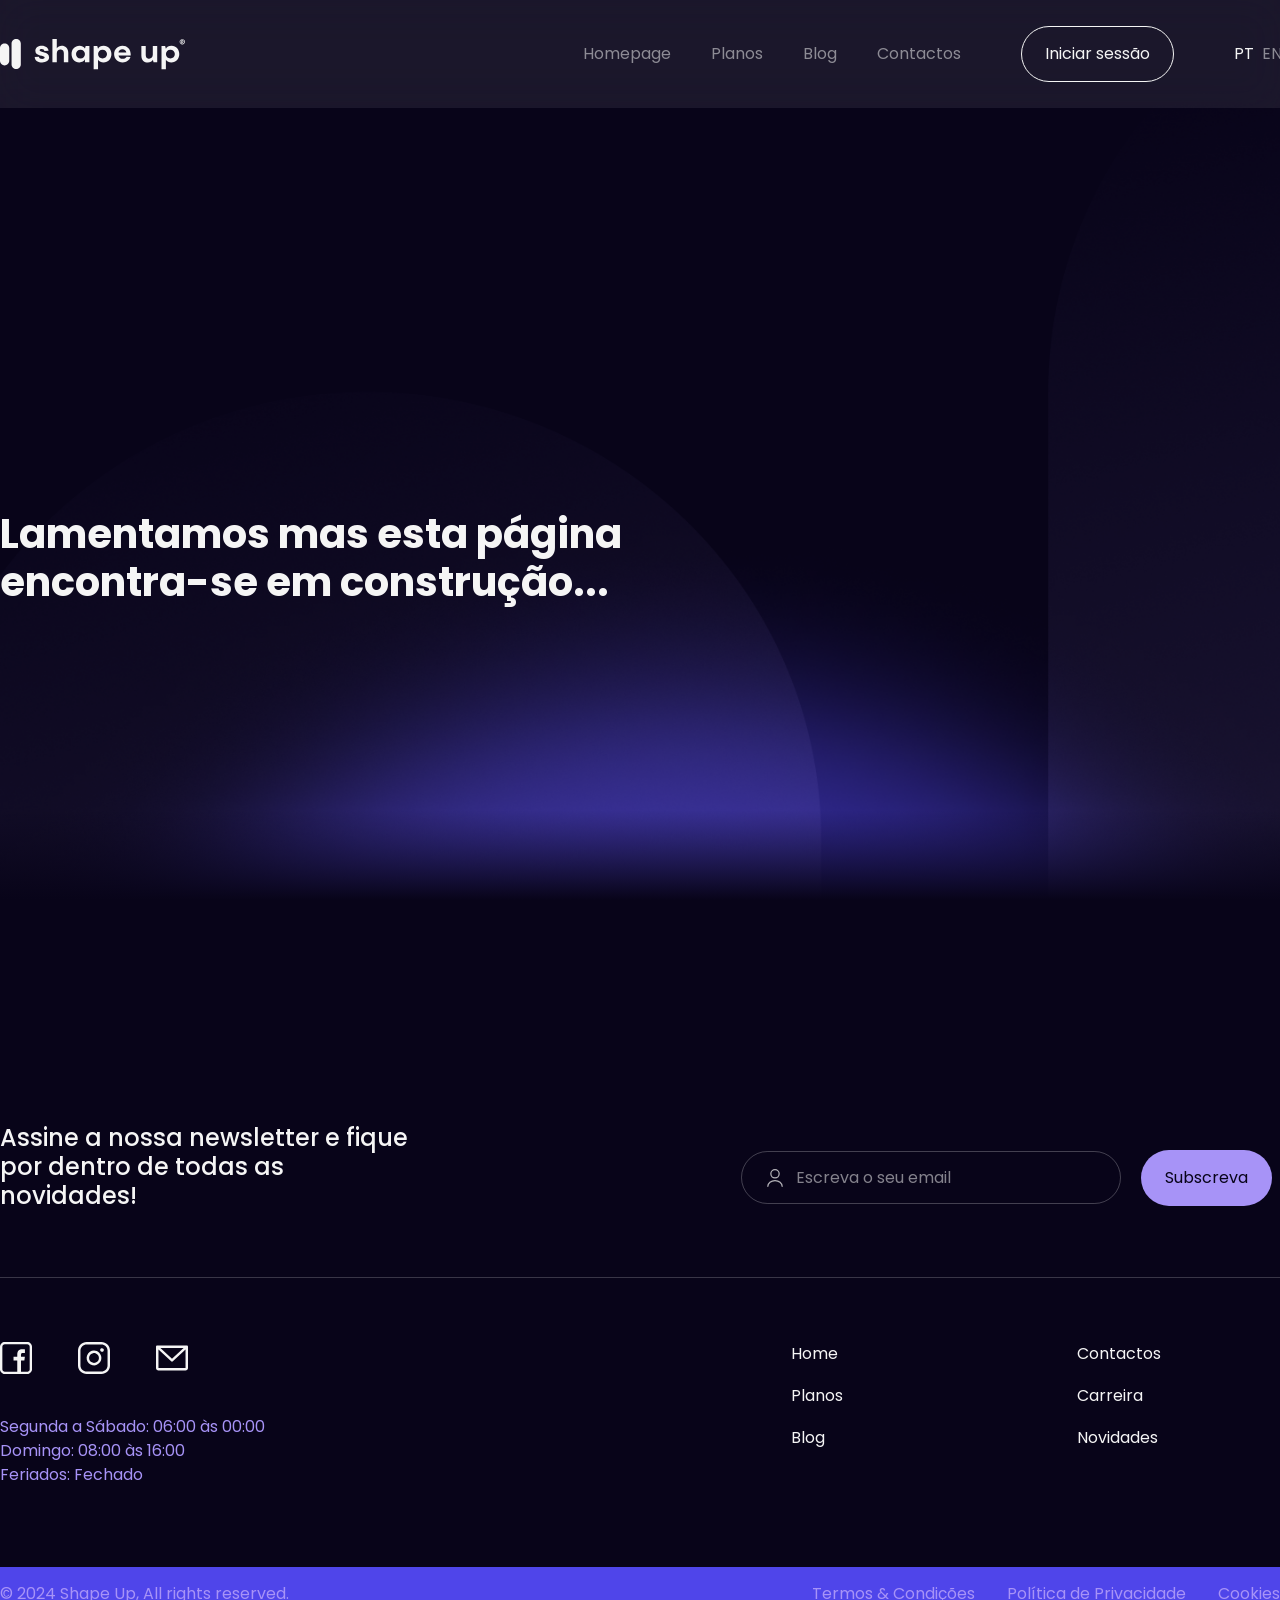
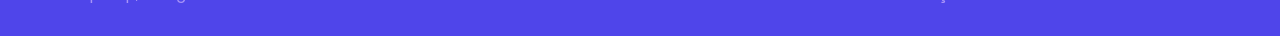
<file: blog/blog.html>
<!DOCTYPE html>
<html lang="en">
    <head>
        <meta charset="UTF-8" />
        <meta name="viewport" content="width=device-width, initial-scale=1.0" />
        <!-- Link bootstrap -->
        <link
            rel="stylesheet"
            href="https://cdnjs.cloudflare.com/ajax/libs/bootstrap/5.3.3/css/bootstrap.min.css"
            integrity="sha512-jnSuA4Ss2PkkikSOLtYs8BlYIeeIK1h99ty4YfvRPAlzr377vr3CXDb7sb7eEEBYjDtcYj+AjBH3FLv5uSJuXg=="
            crossorigin="anonymous"
            referrerpolicy="no-referrer"
        />
        <!-- Font Awesome -->
        <link
            rel="stylesheet"
            href="https://cdnjs.cloudflare.com/ajax/libs/font-awesome/6.7.1/css/all.min.css"
            integrity="sha512-5Hs3dF2AEPkpNAR7UiOHba+lRSJNeM2ECkwxUIxC1Q/FLycGTbNapWXB4tP889k5T5Ju8fs4b1P5z/iB4nMfSQ=="
            crossorigin="anonymous"
            referrerpolicy="no-referrer"
        />
        <!-- Fonte -->
        <link rel="preconnect" href="https://fonts.googleapis.com" />
        <link rel="preconnect" href="https://fonts.gstatic.com" crossorigin />
        <link
            href="https://fonts.googleapis.com/css2?family=Poppins:ital,wght@0,100;0,200;0,300;0,400;0,500;0,600;0,700;0,800;0,900;1,100;1,200;1,300;1,400;1,500;1,600;1,700;1,800;1,900&display=swap"
            rel="stylesheet"
        />
        <!-- link css  -->
        <link rel="stylesheet" href="../home_page/css/home_share.css" />
        <link rel="stylesheet" href="../home_page/css/home_mobile.css" />
        <link rel="stylesheet" href="./css/blog.css" />
        <!-- link favicon   -->
        <link
            rel="shortcut icon"
            href="../home_page/img/favicon.png"
            type="image/x-icon"
        />
        <title>Blog</title>
    </head>
    <body>
        <!-- Nav -->
        <header class="header-container">
            <nav class="nav-container">
                <div class="nav-logo">
                    <img src="../home_page/img/logomarca.svg" alt="logo" />
                </div>
                <div class="hamburger-container">
                    <button class="btn-hamburger">
                        <div id="hamburger"></div>
                    </button>
                </div>
                <div class="nav-link">
                    <ul>
                        <li><a href="../index.html">Homepage</a></li>
                        <li><a href="../treino/treino.html">Planos</a></li>
                        <li><a href="/">Blog</a></li>
                        <li>
                            <a href="../contacto/contacto.html">Contactos</a>
                        </li>
                    </ul>
                    <div class="button">
                        <a href="/"
                            ><button id="start-session">
                                Iniciar sessão
                            </button></a
                        >
                    </div>
                    <div class="language-container">
                        <span id="pt">PT</span>
                        <span id="en">EN</span>
                    </div>
                </div>
            </nav>
        </header>
        <main>
            <section class="main-container">
                <!-- Section title text -->
                <section class="title-container">
                    <h1>Lamentamos mas esta página encontra-se em construção...</h1>
                </section>
        </main>
        <!-- Footer -->
        <footer class="footer-container">
            <div class="first-section">
                <div class="first-section-container">
                    <div class="title-container">
                        <h4>
                            Assine a nossa newsletter e fique por dentro de
                            todas as novidades!
                        </h4>
                    </div>
                    <div class="input-container">
                        <img src="../home_page/img/icons/user.svg" alt="">
                        <input
                            class
                            type="email"
                            placeholder="Escreva o seu email"
                        />
                        <button>Subscreva</button>
                    </div>
                </div>
            </div>
            <div class="second-container">
                <div class="social-container">
                    <div id="social-icons">
                        <span
                            ><img src="../home_page/img/icons/facebook.svg" alt=""></span>
                        <span
                            ><img src="../home_page/img/icons/instagram.svg" alt=""></span>
                        <span
                            ><img src="../home_page/img/icons/email.svg" alt=""></span>
                    </div>
                    <div class="social-text-container">
                        <p>
                            Segunda a Sábado: 06:00 às 00:00 <br />
                            Domingo: 08:00 às 16:00 <br />
                            Feriados: Fechado
                        </p>
                    </div>
                </div>
                <div class="link-footer-container">
                    <div class="link-footer">
                        <ul>
                            <li><a href="../index.html">Home</a></li>
                            <li><a href="../treino/treino.html">Planos</a></li>
                            <li><a href="/">Blog</a></li>
                        </ul>
                    </div>
                    <div class="link-footer">
                        <ul>
                            <li>
                                <a href="../contacto/contacto.html">Contactos</a>
                            </li>
                            <li><a href="/">Carreira</a></li>
                            <li><a href="/">Novidades</a></li>
                        </ul>
                    </div>
                </div>
            </div>
            <div class="copy-container">
                <div class="copy">
                    <p id="order2">© 2024 Shape Up, All rights reserved.</p>
                    <ul>
                        <li><a href="#">Termos & Condições</a></li>
                        <li><a href="/">Política de Privacidade</a></li>
                        <li><a href="/">Cookies</a></li>
                    </ul>
                </div>
            </div>
        </footer>
        <!-- Link JavaScript -->
        <script src="../home_page/js/home.js"></script>
        <!-- link bootstrap js -->
        <script
            src="https://cdnjs.cloudflare.com/ajax/libs/bootstrap/5.3.3/js/bootstrap.min.js"
            integrity="sha512-ykZ1QQr0Jy/4ZkvKuqWn4iF3lqPZyij9iRv6sGqLRdTPkY69YX6+7wvVGmsdBbiIfN/8OdsI7HABjvEok6ZopQ=="
            crossorigin="anonymous"
            referrerpolicy="no-referrer"
        ></script>
    </body>
</html>
</file>
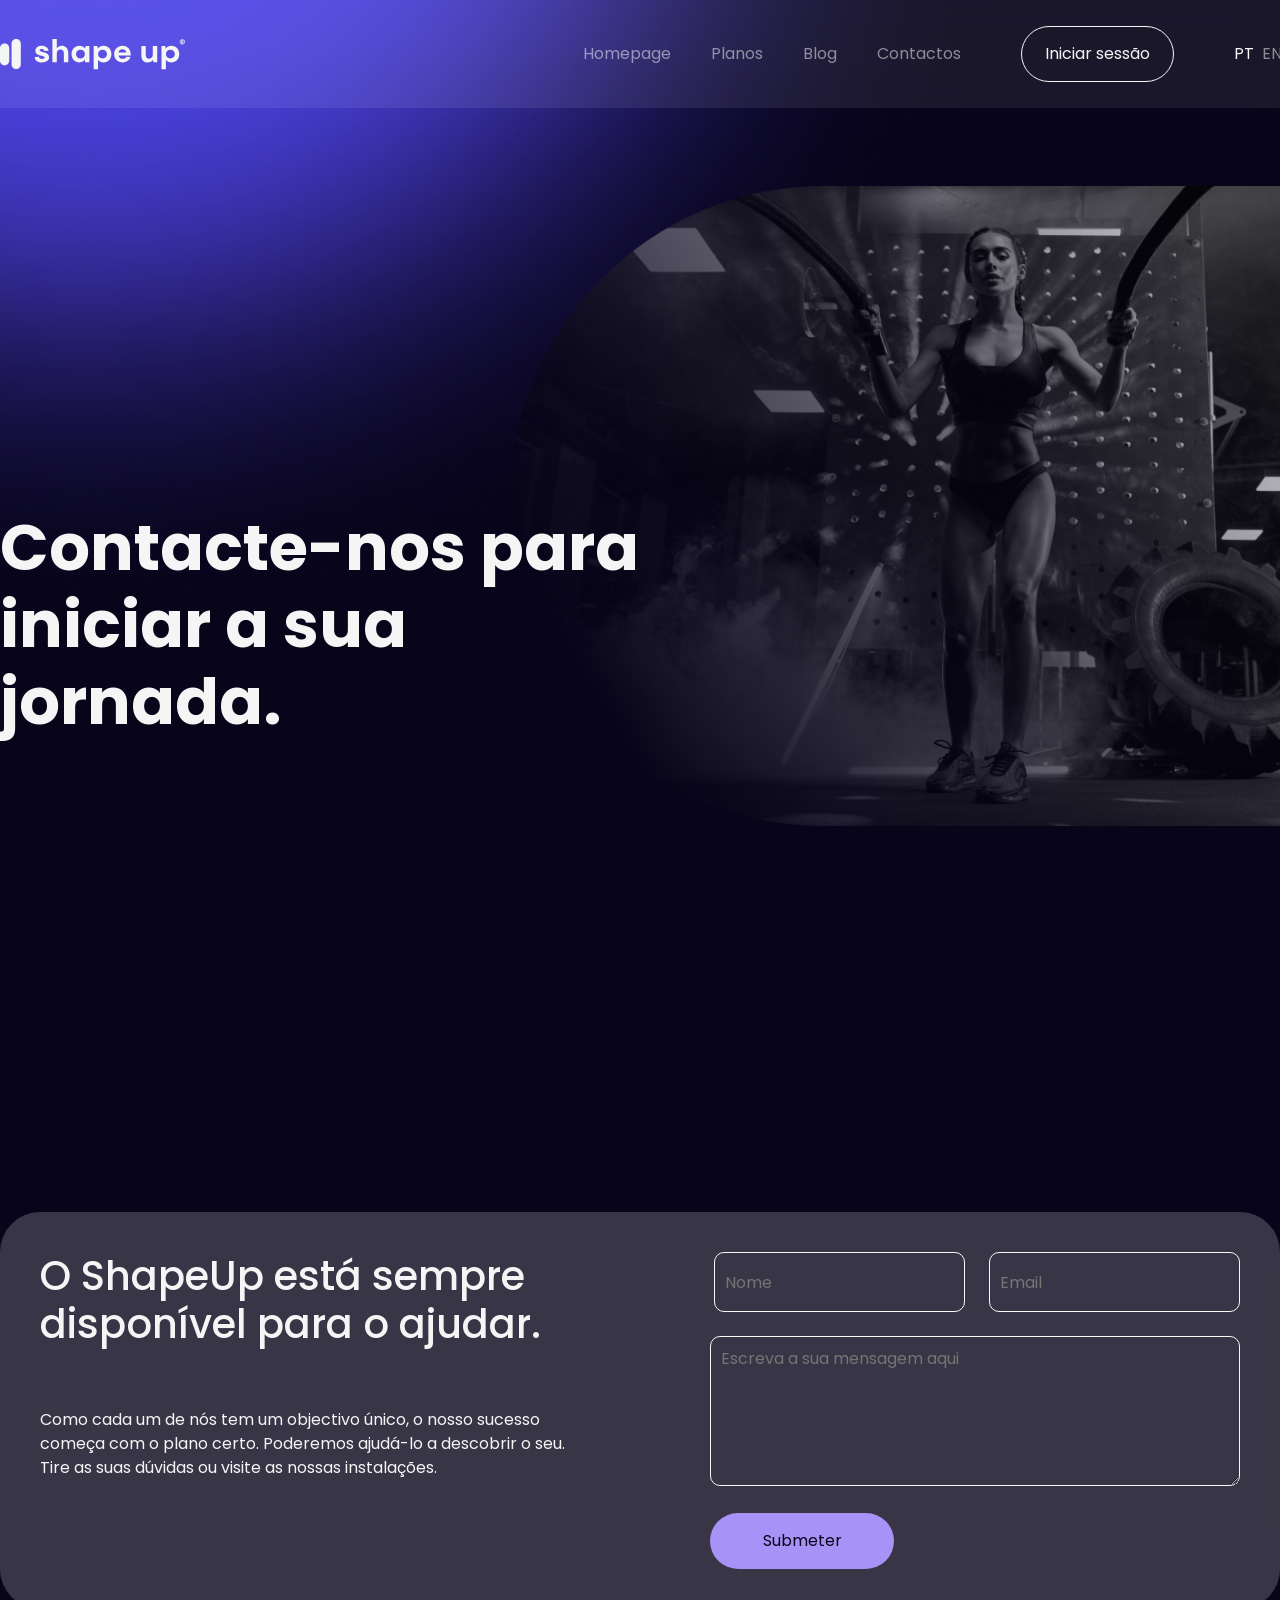
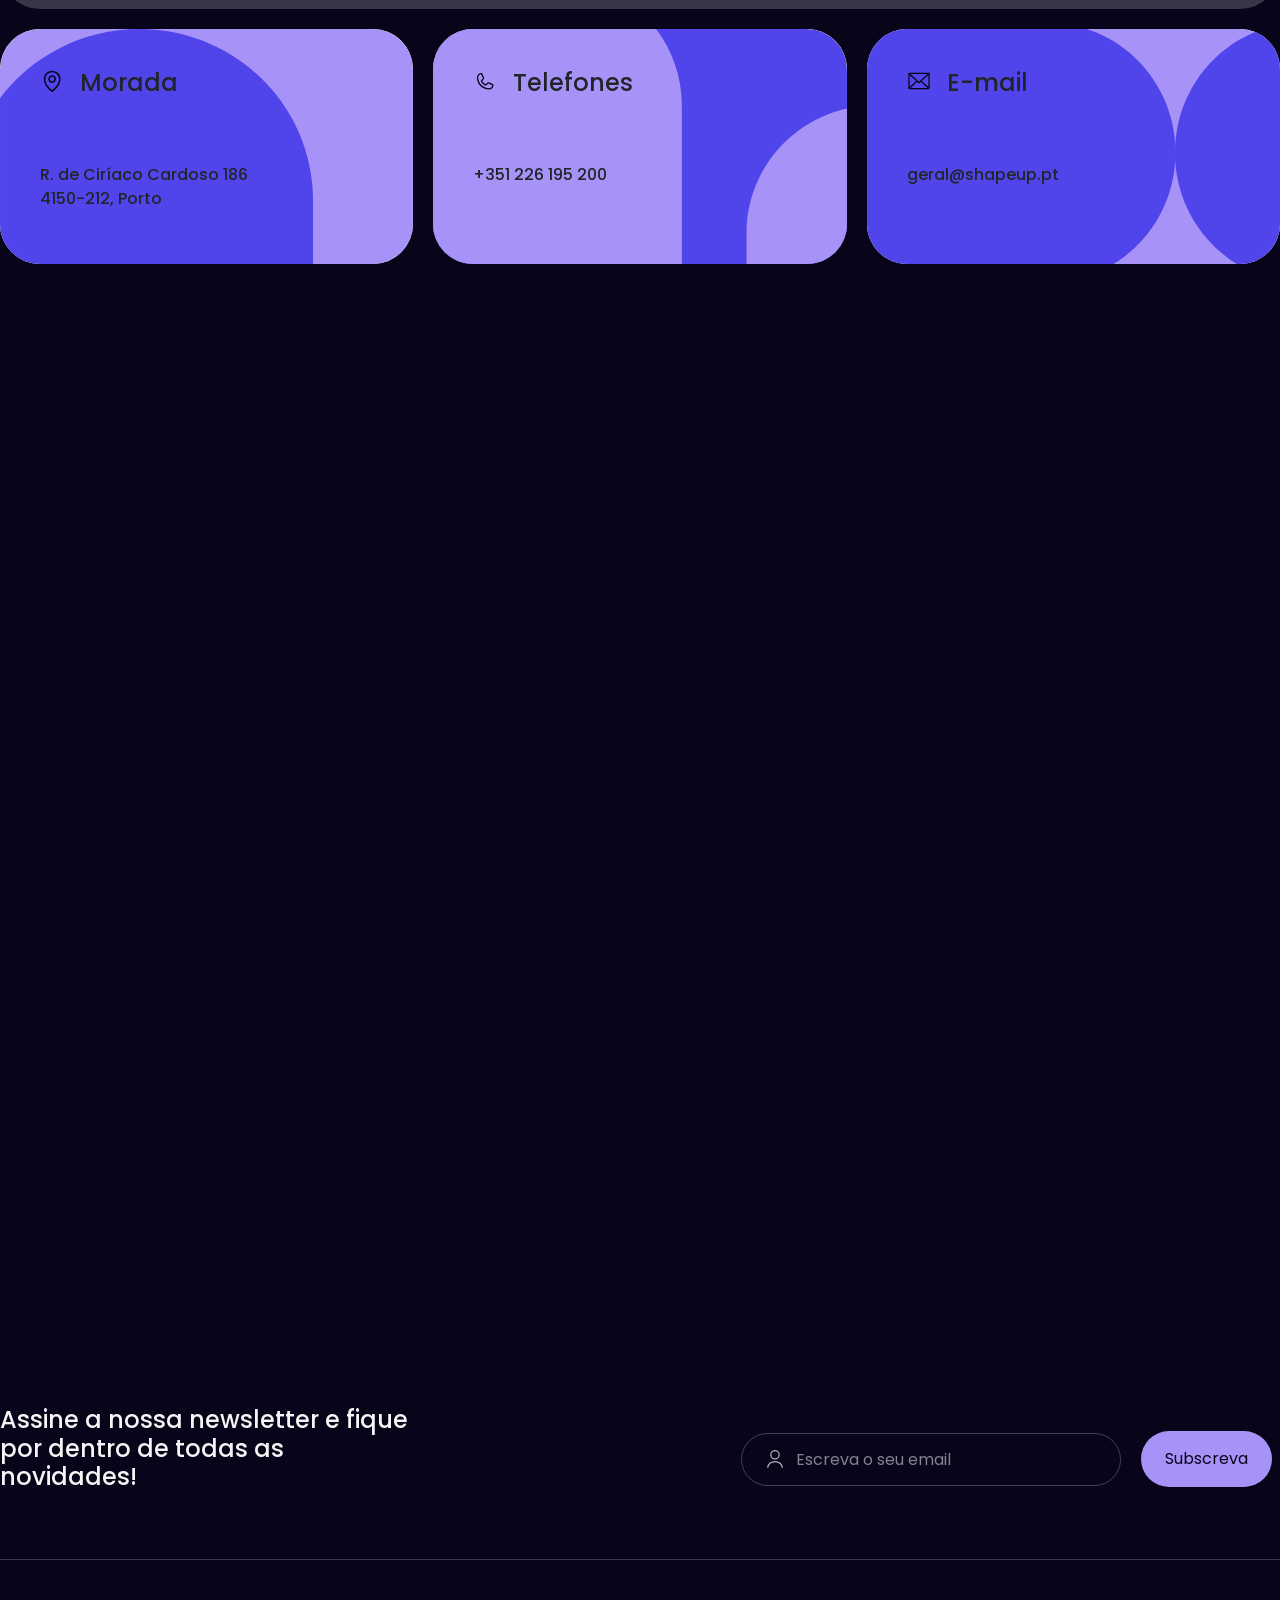
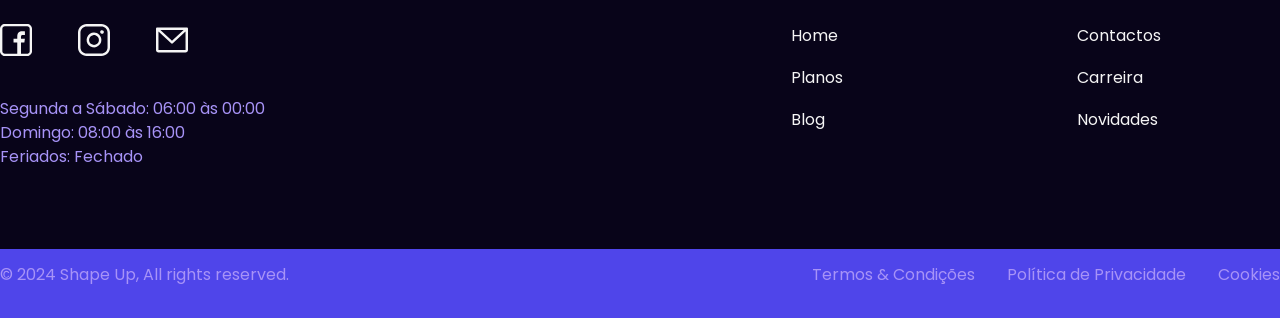
<file: contacto/contacto.html>
<!DOCTYPE html>
<html lang="en">
  <head>
    <meta charset="UTF-8" />
    <meta name="viewport" content="width=device-width, initial-scale=1.0" />
    <!-- Link bootstrap -->
    <link
      rel="stylesheet"
      href="https://cdnjs.cloudflare.com/ajax/libs/bootstrap/5.3.3/css/bootstrap.min.css"
      integrity="sha512-jnSuA4Ss2PkkikSOLtYs8BlYIeeIK1h99ty4YfvRPAlzr377vr3CXDb7sb7eEEBYjDtcYj+AjBH3FLv5uSJuXg=="
      crossorigin="anonymous"
      referrerpolicy="no-referrer"
    />
    <!-- Font Awesome -->
    <link
      rel="stylesheet"
      href="https://cdnjs.cloudflare.com/ajax/libs/font-awesome/6.7.1/css/all.min.css"
      integrity="sha512-5Hs3dF2AEPkpNAR7UiOHba+lRSJNeM2ECkwxUIxC1Q/FLycGTbNapWXB4tP889k5T5Ju8fs4b1P5z/iB4nMfSQ=="
      crossorigin="anonymous"
      referrerpolicy="no-referrer"
    />
    <!-- Fonte -->
    <link rel="preconnect" href="https://fonts.googleapis.com" />
    <link rel="preconnect" href="https://fonts.gstatic.com" crossorigin />
    <link
      href="https://fonts.googleapis.com/css2?family=Poppins:ital,wght@0,100;0,200;0,300;0,400;0,500;0,600;0,700;0,800;0,900;1,100;1,200;1,300;1,400;1,500;1,600;1,700;1,800;1,900&display=swap"
      rel="stylesheet"
    />
    <!-- link css  -->
    <link rel="stylesheet" href="../home_page/css/home_share.css" />
    <link rel="stylesheet" href="../home_page/css/home_mobile.css" />
    <link rel="stylesheet" href="./css/contacto.css" />
    <!-- link favicon   -->
    <link
      rel="shortcut icon"
      href="../home_page/img/favicon.svg"
      type="image/x-icon"
    />
    <title>Contacto</title>
  </head>

  <body>
    <!-- Nav -->
    <header class="header-container">
      <nav class="nav-container">
        <div class="nav-logo">
          <img src="../home_page/img/logomarca.svg" alt="logo" />
        </div>
        <div class="hamburger-container">
          <button class="btn-hamburger">
            <div id="hamburger"></div>
          </button>
        </div>
        <div class="nav-link">
          <ul>
            <li><a href="../index.html">Homepage</a></li>
            <li><a href="../treino/treino.html">Planos</a></li>
            <li><a href="../blog/blog.html">Blog</a></li>
            <li>
              <a href="./contacto.html">Contactos</a>
            </li>
          </ul>
          <div class="button">
            <a href="/"><button id="start-session">Iniciar sessão</button></a>
          </div>
          <div class="language-container">
            <span id="pt">PT</span>
            <span id="en">EN</span>
          </div>
        </div>
      </nav>
    </header>

    <main>
      <section class="main-container">
        <!--  Espaço destinado ao conteudo centrald das páginas-->
        <section class="title-container">
          <h1>Contacte-nos para iniciar a sua jornada.</h1>
        </section>

        <!--Formulário de contactos-->
        <section class="contacts-form">
          <div class="contacts-form__description">
            <h3 class="contacts-form__title">
              O ShapeUp está sempre disponível para o ajudar.
            </h3>
            <p class="contacts-form__text">
              Como cada um de nós tem um objectivo único, o nosso sucesso começa
              com o plano certo. Poderemos ajudá-lo a descobrir o seu. Tire as
              suas dúvidas ou visite as nossas instalações.
            </p>
          </div>

          <div class="contacts-form__group">
            <form class="contacts-form__form">
              <div id="nomeEmail">
                <div class="contacts-form__field">
                  <label for="Name" class="contacts-form__label"></label>
                  <input
                    type="text"
                    id="Name"
                    name="Name"
                    class="contacts-form__input"
                    placeholder="Nome"
                  />
                </div>
                <div class="contacts-form__field">
                  <label for="email" class="contacts-form__label"></label>
                  <input
                    type="email"
                    id="email"
                    name="email"
                    class="contacts-form__input"
                    placeholder="Email"
                  />
                </div>
              </div>

              <div class="contacts-form__field">
                <label for="massage" class="contacts-form__label"></label>
                <textarea
                  name="massage"
                  id="massage"
                  cols="30"
                  rows="10"
                  class="contacts-form__textarea"
                  placeholder="Escreva a sua mensagem aqui"
                ></textarea>
              </div>

              <button type="submit" class="contacts-form__button">
                Submeter
              </button>
            </form>
          </div>
        </section>

        <!--Três Formas de contacto-->

        <section id="threeContacts">
          <div class="contacts__item contacts__item--address card">
            <img
              src="img/card1.svg"
              alt="Background image"
              class="card__background"
            />
            <div class="card__content">
              <div class="card__header">
                <img
                  src="./img/moradaIcone.svg"
                  alt="Morada Icon"
                  class="card__icon"
                />
                <h4 class="card__title">Morada</h4>
              </div>
              <p class="card__text">
                R. de Ciríaco Cardoso 186 <br />
                4150-212, Porto
              </p>
            </div>
          </div>

          <div class="contacts__item contacts__item--phone card">
            <img
              src="img/card2.svg"
              alt="Background image"
              class="card__background"
            />
            <div class="card__content">
              <div class="card__header">
                <img
                  src="./img/telefonesIcone.svg"
                  alt="Telefone Icon"
                  class="card__icon"
                />
                <h4 class="card__title">Telefones</h4>
              </div>
              <p class="card__text">+351 226 195 200</p>
            </div>
          </div>

          <div class="contacts__item contacts__item--email card">
            <img
              src="img/card3.svg"
              alt="Background image"
              class="card__background"
            />
            <div class="card__content">
              <div class="card__header">
                <img
                  src="./img/emailIcone.svg"
                  alt="Email Icon"
                  class="card__icon"
                />
                <h4 class="card__title">E-mail</h4>
              </div>
              <p class="card__text">geral@shapeup.pt</p>
            </div>
          </div>
        </section>
      </section>

      <!--Mapa-->

      <section class="map-container">
        <iframe
          src="https://www.google.com/maps/embed?pb=!1m18!1m12!1m3!1d3003.9009661160053!2d-8.652847587823686!3d41.1585122712103!2m3!1f0!2f0!3f0!3m2!1i1024!2i768!4f13.1!3m3!1m2!1s0xd246582df7d8785%3A0xc967e42932cd22b4!2sCESAE%20Digital%20-%20Centro%20para%20o%20Desenvolvimento%20de%20Compet%C3%AAncias%20Digitais!5e0!3m2!1spt-PT!2spt!4v1733154580750!5m2!1spt-PT!2spt"
          loading="lazy"
          sandbox="allow-scripts allow-forms"
          referrerpolicy="no-referrer-when-downgrade"
        >
        </iframe>
      </section>
    </main>

    <!-- Footer -->
    <footer class="footer-container">
      <div class="first-section">
        <div class="first-section-container">
          <div class="title-container">
            <h4>
              Assine a nossa newsletter e fique por dentro de todas as
              novidades!
            </h4>
          </div>
          <div class="input-container">
            <img src="../home_page/img/icons/user.svg" alt="" />
            <input class type="email" placeholder="Escreva o seu email" />
            <button>Subscreva</button>
          </div>
        </div>
      </div>
      <div class="second-container">
        <div class="social-container">
          <div id="social-icons">
            <span
              ><img src="../home_page/img/icons/facebook.svg" alt=""
            /></span>
            <span
              ><img src="../home_page/img/icons/instagram.svg" alt=""
            /></span>
            <span><img src="../home_page/img/icons/email.svg" alt="" /></span>
          </div>
          <div class="social-text-container">
            <p>
              Segunda a Sábado: 06:00 às 00:00 <br />
              Domingo: 08:00 às 16:00 <br />
              Feriados: Fechado
            </p>
          </div>
        </div>
        <div class="link-footer-container">
          <div class="link-footer">
            <ul>
              <li><a href="../index.html">Home</a></li>
              <li><a href="../treino/treino.html">Planos</a></li>
              <li><a href="../blog/blog.html">Blog</a></li>
            </ul>
          </div>
          <div class="link-footer">
            <ul>
              <li>
                <a href="../contacto/contacto.html">Contactos</a>
              </li>
              <li><a href="/">Carreira</a></li>
              <li><a href="/">Novidades</a></li>
            </ul>
          </div>
        </div>
      </div>
      <div class="copy-container">
        <div class="copy">
          <p id="order2">© 2024 Shape Up, All rights reserved.</p>
          <ul>
            <li><a href="#">Termos & Condições</a></li>
            <li><a href="/">Política de Privacidade</a></li>
            <li><a href="/">Cookies</a></li>
          </ul>
        </div>
      </div>
    </footer>
    <!-- Link JavaScript -->
    <script src="../home_page/js/home.js"></script>
    <!-- link bootstrap js -->
    <script
      src="https://cdnjs.cloudflare.com/ajax/libs/bootstrap/5.3.3/js/bootstrap.min.js"
      integrity="sha512-ykZ1QQr0Jy/4ZkvKuqWn4iF3lqPZyij9iRv6sGqLRdTPkY69YX6+7wvVGmsdBbiIfN/8OdsI7HABjvEok6ZopQ=="
      crossorigin="anonymous"
      referrerpolicy="no-referrer"
    ></script>
  </body>
</html>
</file>
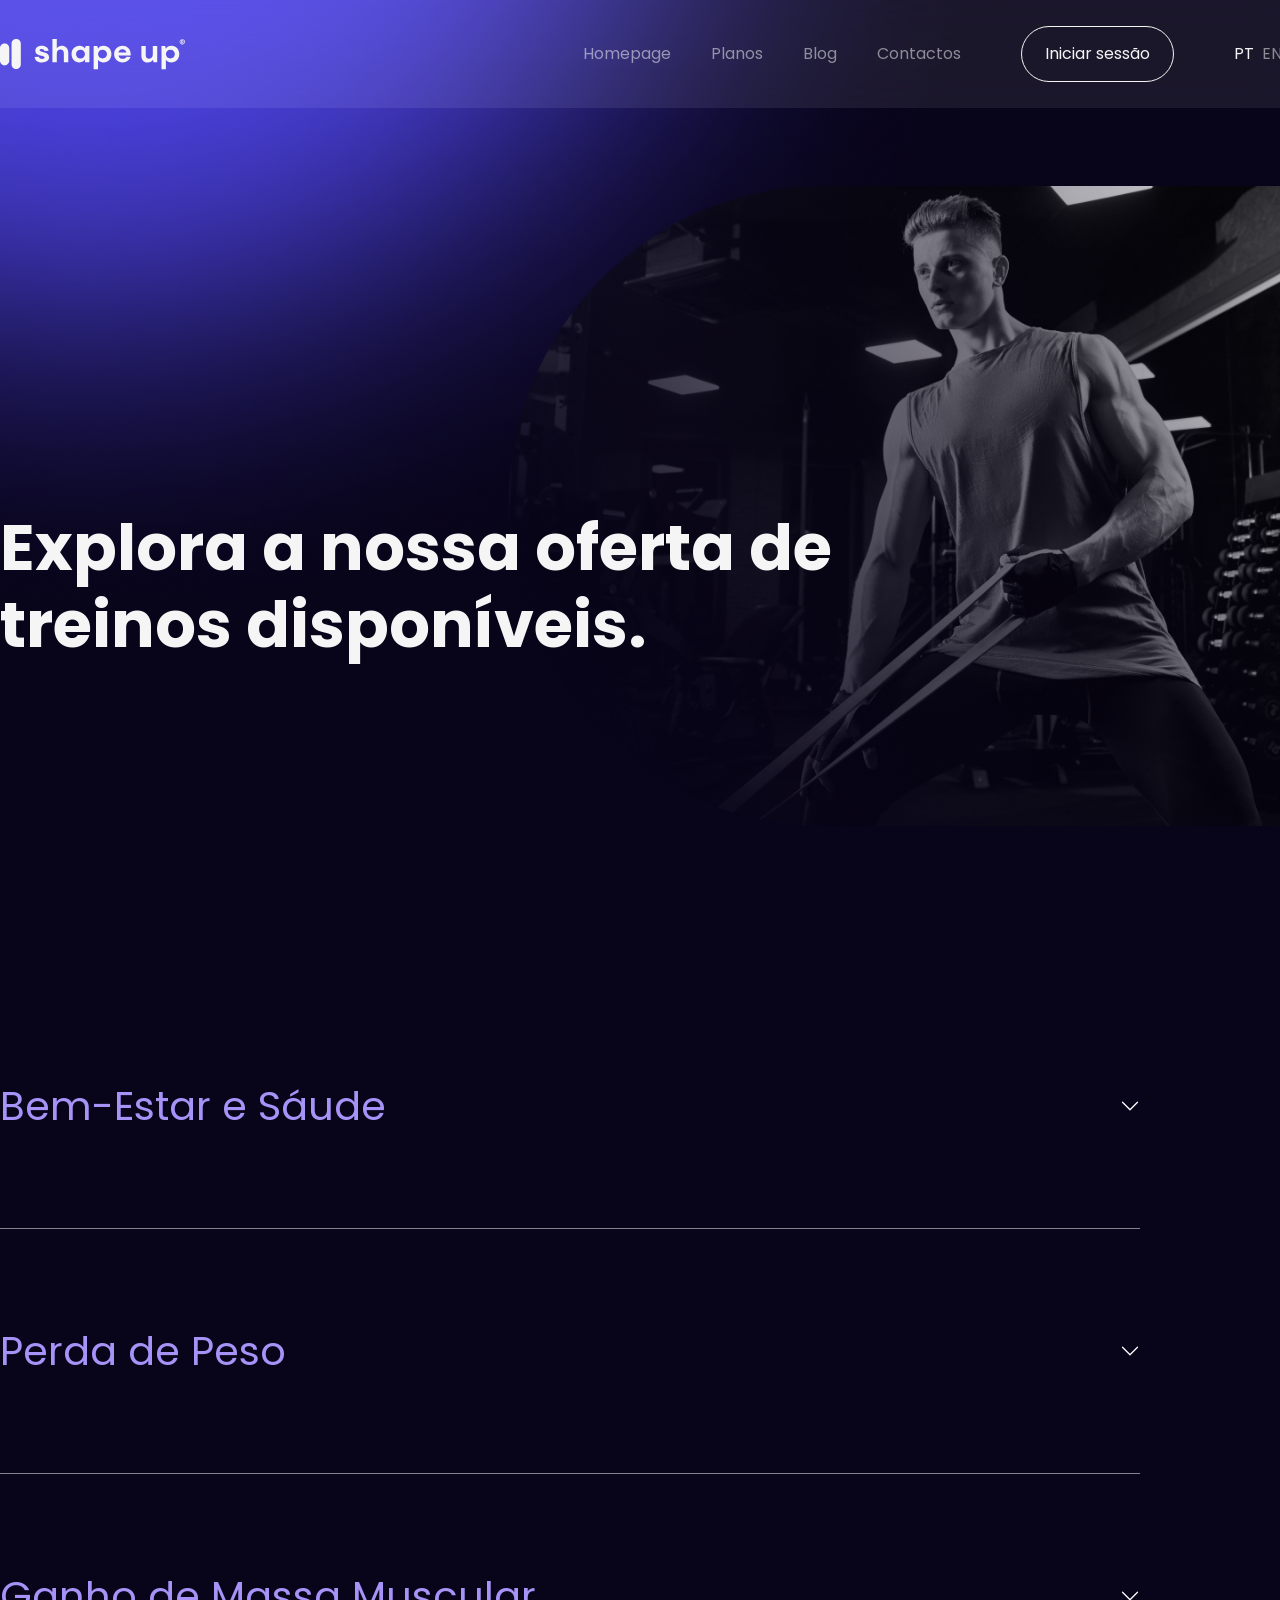
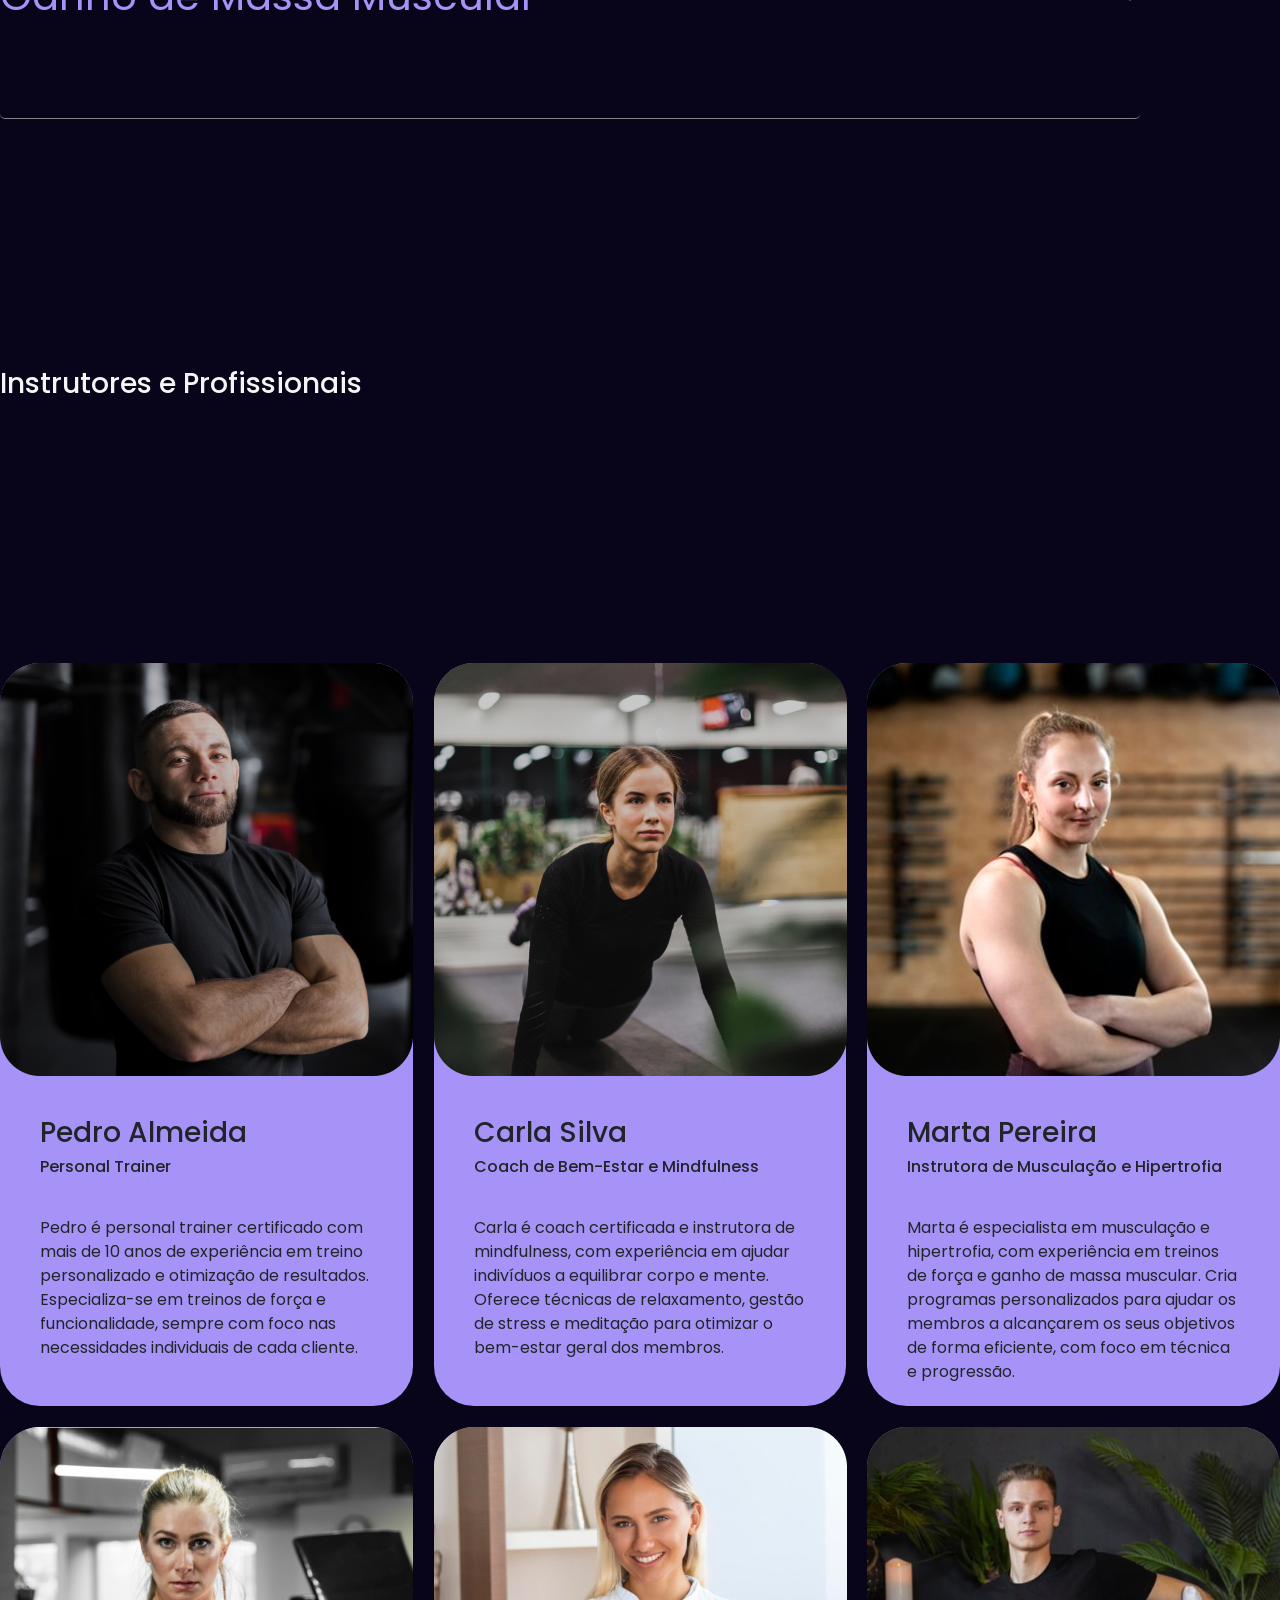
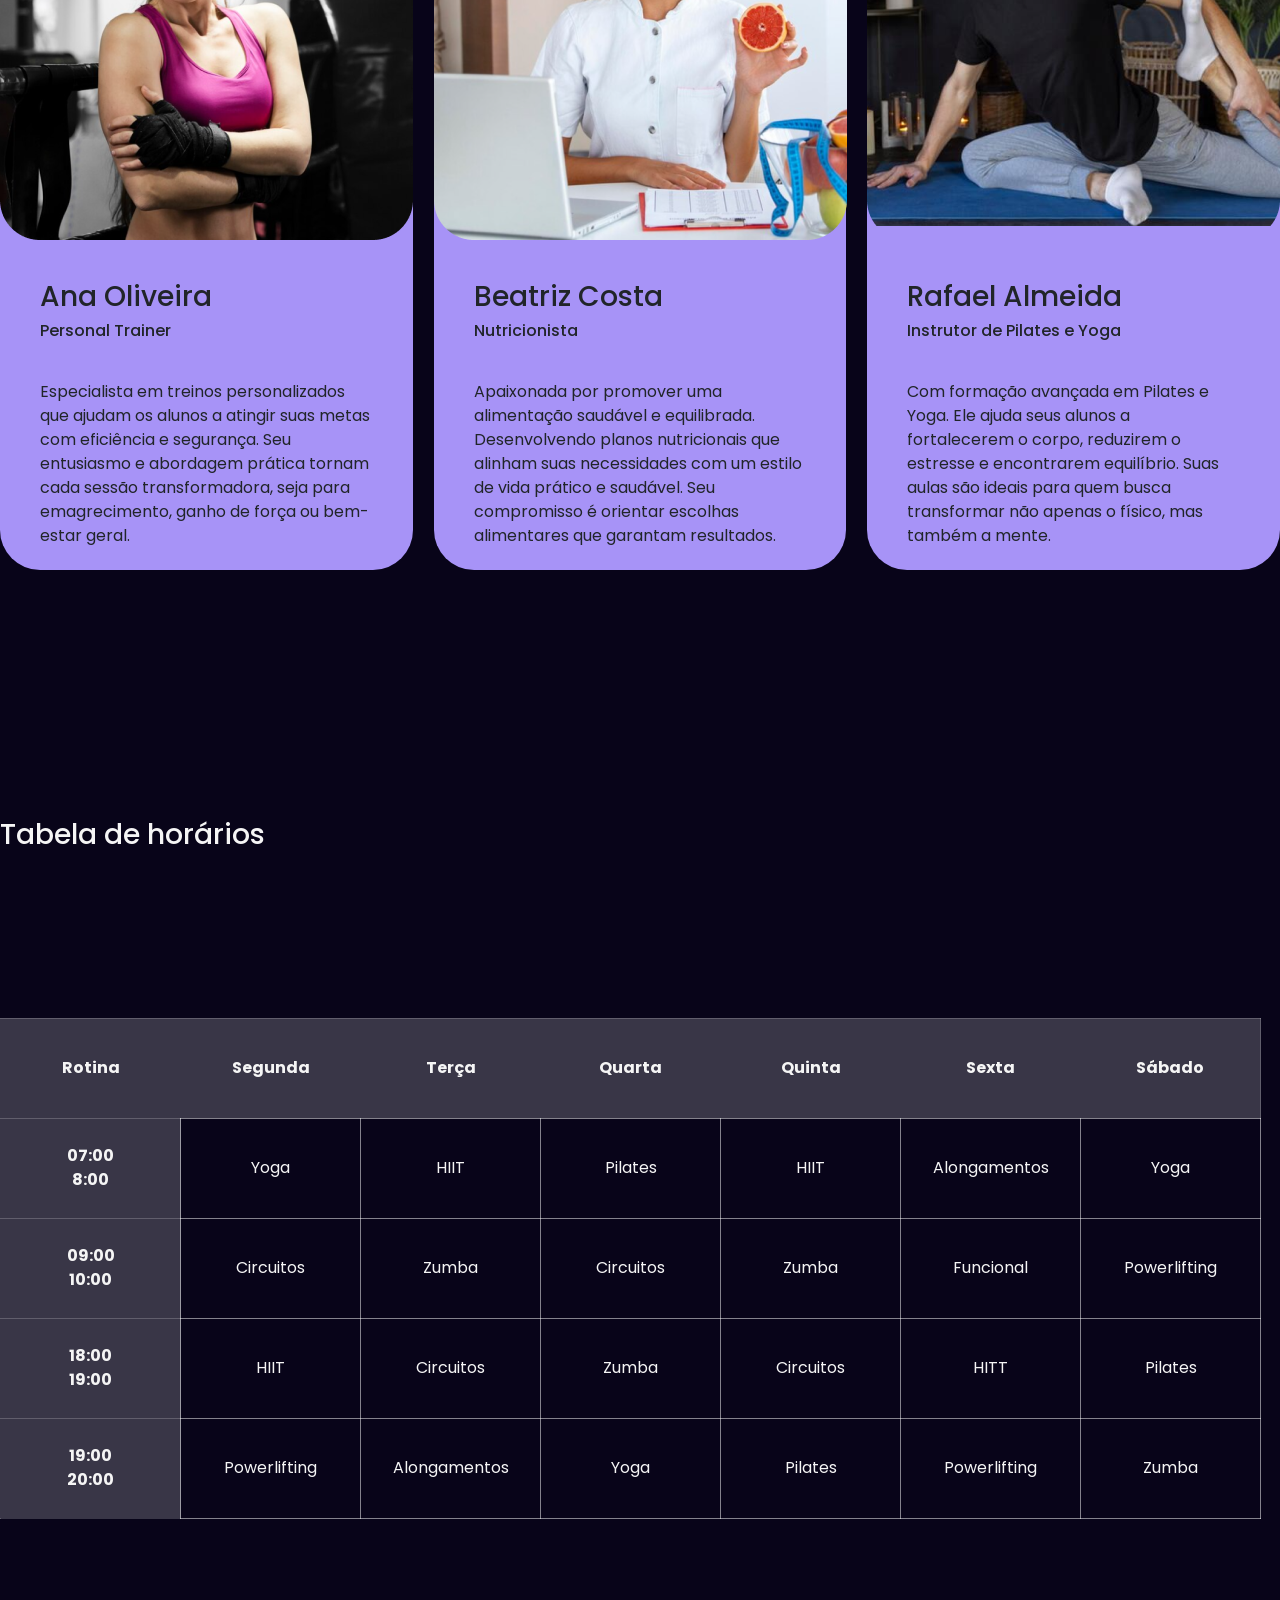
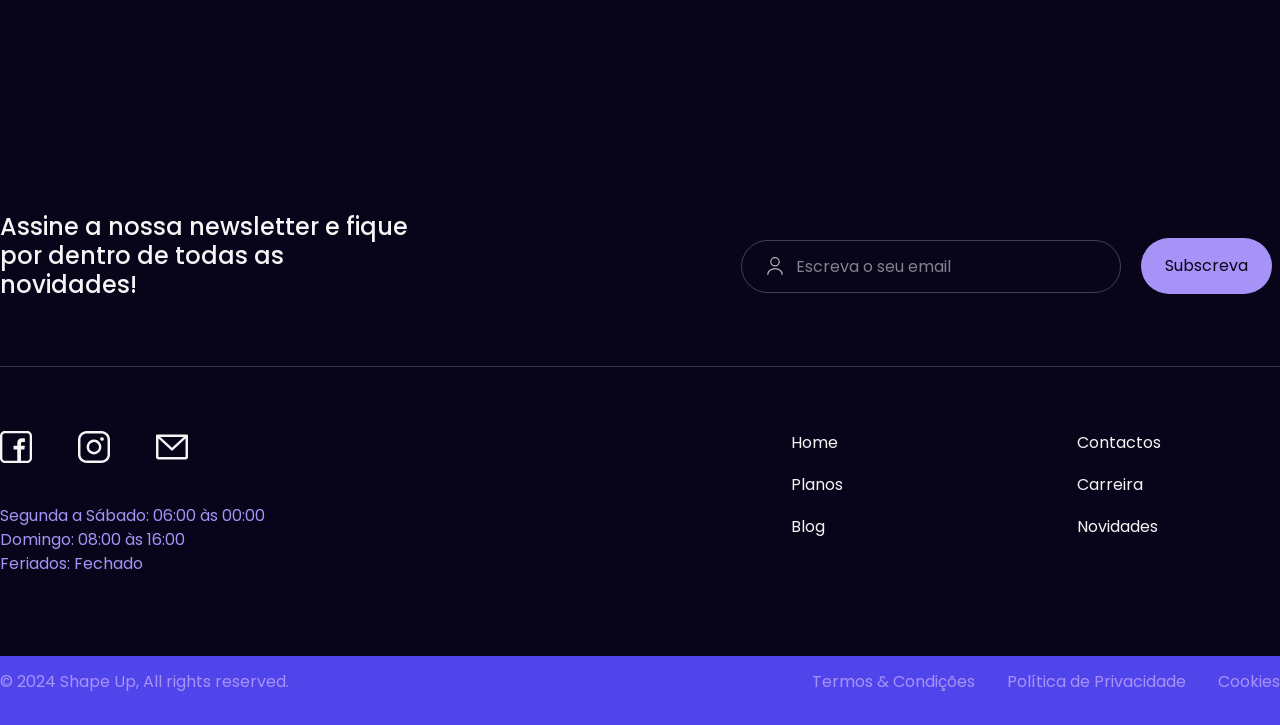
<file: treino/treino.html>
<!DOCTYPE html>
<html lang="en">
    <head>
        <meta charset="UTF-8" />
        <meta name="viewport" content="width=device-width, initial-scale=1.0" />
        <!-- Link bootstrap -->
        <link
            rel="stylesheet"
            href="https://cdnjs.cloudflare.com/ajax/libs/bootstrap/5.3.3/css/bootstrap.min.css"
            integrity="sha512-jnSuA4Ss2PkkikSOLtYs8BlYIeeIK1h99ty4YfvRPAlzr377vr3CXDb7sb7eEEBYjDtcYj+AjBH3FLv5uSJuXg=="
            crossorigin="anonymous"
            referrerpolicy="no-referrer"
        />
        <!-- Font Awesome -->
        <link
            rel="stylesheet"
            href="https://cdnjs.cloudflare.com/ajax/libs/font-awesome/6.7.1/css/all.min.css"
            integrity="sha512-5Hs3dF2AEPkpNAR7UiOHba+lRSJNeM2ECkwxUIxC1Q/FLycGTbNapWXB4tP889k5T5Ju8fs4b1P5z/iB4nMfSQ=="
            crossorigin="anonymous"
            referrerpolicy="no-referrer"
        />
        <!-- Fonte -->
        <link rel="preconnect" href="https://fonts.googleapis.com" />
        <link rel="preconnect" href="https://fonts.gstatic.com" crossorigin />
        <link
            href="https://fonts.googleapis.com/css2?family=Poppins:ital,wght@0,100;0,200;0,300;0,400;0,500;0,600;0,700;0,800;0,900;1,100;1,200;1,300;1,400;1,500;1,600;1,700;1,800;1,900&display=swap"
            rel="stylesheet"
        />
        <!-- link css  -->
        <link rel="stylesheet" href="../home_page/css/home_share.css" />
        <link rel="stylesheet" href="../home_page/css/home_mobile.css" />
        <link rel="stylesheet" href="./css/treino.css" />
        <!-- link favicon   -->
        <link
            rel="shortcut icon"
            href="../home_page/img/favicon.svg"
            type="image/x-icon"
        />
        <title>Planos</title>
    </head>
    <body>
        <!-- Nav -->
        <header class="header-container">
            <nav class="nav-container">
                <div class="nav-logo">
                    <img src="../home_page/img/logomarca.svg" alt="logo" />
                </div>
                <div class="hamburger-container">
                    <button class="btn-hamburger">
                        <div id="hamburger"></div>
                    </button>
                </div>
                <div class="nav-link">
                    <ul>
                        <li><a href="../index.html">Homepage</a></li>
                        <li><a href="./treino.html">Planos</a></li>
                        <li><a href="../blog/blog.html">Blog</a></li>
                        <li>
                            <a href="../contacto/contacto.html">Contactos</a>
                        </li>
                    </ul>
                    <div class="button">
                        <a href="/"
                            ><button id="start-session">
                                Iniciar sessão
                            </button></a
                        >
                    </div>
                    <div class="language-container">
                        <span id="pt">PT</span>
                        <span id="en">EN</span>
                    </div>
                </div>
            </nav>
        </header>
        <main class="main-container">
            <!--  Espaço destinado ao conteudo centrald das páginas-->

            <section class="title-container">
                <h1>Explora a nossa oferta de treinos disponíveis.</h1>
            </section>

            <!-- Acordeão -->
            <div class="container mt-5">
                <div class="accordion" id="accordionPlanos">
                    <!-- Bem-Esta e Saúde 1 -->
                    <div class="accordion-item">
                        <h2 class="accordion-header" id="headingOne">
                            <button
                                class="accordion-button collapsed"
                                type="button"
                                data-bs-toggle="collapse"
                                data-bs-target="#collapseOne"
                                aria-expanded="false"
                                aria-controls="collapseOne"
                            >
                                Bem-Estar e Sáude
                            </button>
                        </h2>
                        <div
                            id="collapseOne"
                            class="accordion-collapse collapse"
                            aria-labelledby="headingOne"
                            data-bs-parent="#accordionPlanos"
                        >
                            <div class="accordion-body">
                                <div class="accordion-img">
                                    <img src="img/massagem.png" alt="ginasio" />
                                </div>
                                <div class="accordion-text">
                                    <p>
                                        Descubra o equilíbrio perfeito entre
                                        corpo e mente com o plano Bem-estar e
                                        Saúde. Aproveite aulas de yoga, pilates
                                        e massagens terapêuticas, além de
                                        workshops de meditação e um
                                        acompanhamento holístico focado na sua
                                        qualidade de vida.
                                    </p>
                                </div>
                            </div>
                        </div>
                    </div>

                    <!-- Perda de Peso 2 -->
                    <div class="accordion-item">
                        <h2 class="accordion-header" id="headingTwo">
                            <button
                                class="accordion-button collapsed"
                                type="button"
                                data-bs-toggle="collapse"
                                data-bs-target="#collapseTwo"
                                aria-expanded="false"
                                aria-controls="collapseTwo"
                            >
                                Perda de Peso
                            </button>
                        </h2>
                        <div
                            id="collapseTwo"
                            class="accordion-collapse collapse"
                            aria-labelledby="headingTwo"
                            data-bs-parent="#accordionPlanos"
                        >
                            <div class="accordion-body">
                                <div class="accordion-img">
                                    <img
                                        src="img/perca_peso.png"
                                        alt="ginasio"
                                    />
                                </div>
                                <div class="accordion-text">
                                    <p>
                                        Transforme seu corpo com o plano Perda
                                        de Peso. Tenha acesso a treinos
                                        dinâmicos, consultoria nutricional
                                        personalizada e workshops que promovem
                                        um estilo de vida saudável, tudo pensado
                                        para resultados duradouros.
                                    </p>
                                </div>
                            </div>
                        </div>
                    </div>
                    <!-- Ganho de Massa Muscular 3 -->
                    <div class="accordion-item">
                        <h2 class="accordion-header" id="headingThree">
                            <button
                                class="accordion-button collapsed"
                                type="button"
                                data-bs-toggle="collapse"
                                data-bs-target="#collapseThree"
                                aria-expanded="false"
                                aria-controls="collapseThree"
                            >
                                Ganho de Massa Muscular
                            </button>
                        </h2>
                        <div
                            id="collapseThree"
                            class="accordion-collapse collapse"
                            aria-labelledby="headingThree"
                            data-bs-parent="#accordionPlanos"
                        >
                            <div class="accordion-body">
                                <div class="accordion-img">
                                    <img
                                        src="img/ganho_massa.png"
                                        alt="ginasio"
                                    />
                                </div>
                                <div class="accordion-text">
                                    <p>
                                        Construa força e definição com o plano
                                        Ganho de Massa Muscular. Treinos
                                        personalizados, suporte em suplementação
                                        e técnicas avançadas de levantamento
                                        farão você atingir seus objetivos de
                                        hipertrofia com excelência.
                                    </p>
                                </div>
                            </div>
                        </div>
                    </div>
                </div>
            </div>

            <!-- Instrutores e Profissionais -->
            <section class="title">
                <h3>Instrutores e Profissionais</h3>
            </section>
            <section class="instrutor-container">
                <div class="first-section-instructor">
                    <div class="instrutor-card">
                        <div class="img-container-instructor">
                            <img src="img/PedroAlmeida.png" alt="" />
                        </div>
                        <div>
                            <div class="text-card-container">
                                <h3>Pedro Almeida</h3>
                                <h6>Personal Trainer</h6>
                                <p>
                                    Pedro é personal trainer certificado com
                                    mais de 10 anos de experiência em treino
                                    personalizado e otimização de resultados.
                                    Especializa-se em treinos de força e
                                    funcionalidade, sempre com foco nas
                                    necessidades individuais de cada cliente.
                                </p>
                            </div>
                        </div>
                    </div>
                    <div class="instrutor-card">
                        <div class="img-container-instructor">
                            <img src="img/CarlaSilva.png" alt="" />
                        </div>
                        <div>
                            <div class="text-card-container">
                                <h3>Carla Silva</h3>
                                <h6>Coach de Bem-Estar e Mindfulness</h6>
                                <p>
                                    Carla é coach certificada e instrutora de
                                    mindfulness, com experiência em ajudar
                                    indivíduos a equilibrar corpo e mente.
                                    Oferece técnicas de relaxamento, gestão de
                                    stress e meditação para otimizar o bem-estar
                                    geral dos membros.
                                </p>
                            </div>
                        </div>
                    </div>
                    <div class="instrutor-card">
                        <div class="img-container-instructor">
                            <img src="img/personal01.png" alt="" />
                        </div>
                        <div>
                            <div class="text-card-container">
                                <h3>Marta Pereira</h3>
                                <h6>Instrutora de Musculação e Hipertrofia</h6>
                                <p>
                                    Marta é especialista em musculação e
                                    hipertrofia, com experiência em treinos de
                                    força e ganho de massa muscular. Cria
                                    programas personalizados para ajudar os
                                    membros a alcançarem os seus objetivos de
                                    forma eficiente, com foco em técnica e
                                    progressão.
                                </p>
                            </div>
                        </div>
                    </div>
                </div>
                <div class="second-section-container">
                    <div class="instrutor-card">
                        <div class="img-container-instructor">
                            <img src="img/personal02.png" alt="" />
                        </div>
                        <div>
                            <div class="text-card-container">
                                <h3>Ana Oliveira</h3>
                                <h6>Personal Trainer</h6>
                                <p>
                                    Especialista em treinos personalizados que
                                    ajudam os alunos a atingir suas metas com
                                    eficiência e segurança. Seu entusiasmo e
                                    abordagem prática tornam cada sessão
                                    transformadora, seja para emagrecimento,
                                    ganho de força ou bem-estar geral.
                                </p>
                            </div>
                        </div>
                    </div>
                    <div class="instrutor-card">
                        <div class="img-container-instructor">
                            <img src="img/nutri01.png" alt="" />
                        </div>
                        <div>
                            <div class="text-card-container">
                                <h3>Beatriz Costa</h3>
                                <h6>Nutricionista</h6>
                                <p>
                                    Apaixonada por promover uma alimentação
                                    saudável e equilibrada. Desenvolvendo planos
                                    nutricionais que alinham suas necessidades
                                    com um estilo de vida prático e saudável.
                                    Seu compromisso é orientar escolhas
                                    alimentares que garantam resultados.
                                </p>
                            </div>
                        </div>
                    </div>
                    <div class="instrutor-card">
                        <div class="img-container-instructor">
                            <img src="img/instrutor_yoga.png" alt="" />
                        </div>
                        <div>
                            <div class="text-card-container">
                                <h3>Rafael Almeida</h3>
                                <h6>Instrutor de Pilates e Yoga</h6>
                                <p>
                                    Com formação avançada em Pilates e Yoga. Ele
                                    ajuda seus alunos a fortalecerem o corpo,
                                    reduzirem o estresse e encontrarem
                                    equilíbrio. Suas aulas são ideais para quem
                                    busca transformar não apenas o físico, mas
                                    também a mente.
                                </p>
                            </div>
                        </div>
                    </div>
                </div>
            </section>
            <section class="title">
                <h3>Tabela de horários</h3>
            </section>
            <!-- Section table container-->
            <div class="table-container">
                <table class="table-horarios">
                    <thead>
                        <tr>
                            <th>Rotina</th>
                            <th>Segunda</th>
                            <th>Terça</th>
                            <th>Quarta</th>
                            <th>Quinta</th>
                            <th>Sexta</th>
                            <th>Sábado</th>
                        </tr>
                    </thead>
                    <tbody>
                        <tr>
                            <th class="color">07:00 <br />8:00</th>
                            <td>Yoga</td>
                            <td>HIIT</td>
                            <td>Pilates</td>
                            <td>HIIT</td>
                            <td>Alongamentos</td>
                            <td>Yoga</td>
                        </tr>
                        <tr>
                            <th class="color">09:00 <br />10:00</th>
                            <td>Circuitos</td>
                            <td>Zumba</td>
                            <td>Circuitos</td>
                            <td>Zumba</td>
                            <td>Funcional</td>
                            <td>Powerlifting</td>
                        </tr>
                        <tr>
                            <th class="color">18:00 <br />19:00</th>
                            <td>HIIT</td>
                            <td>Circuitos</td>
                            <td>Zumba</td>
                            <td>Circuitos</td>
                            <td>HITT</td>
                            <td>Pilates</td>
                        </tr>
                        <tr>
                            <th class="color">19:00 <br />20:00</th>
                            <td>Powerlifting</td>
                            <td>Alongamentos</td>
                            <td>Yoga</td>
                            <td>Pilates</td>
                            <td>Powerlifting</td>
                            <td>Zumba</td>
                        </tr>
                    </tbody>
                </table>
            </div>
        </main>
        <!-- Footer -->
        <footer class="footer-container">
            <div class="first-section">
                <div class="first-section-container">
                    <div class="title-container">
                        <h4>
                            Assine a nossa newsletter e fique por dentro de
                            todas as novidades!
                        </h4>
                    </div>
                    <div class="input-container">
                        <img src="../home_page/img/icons/user.svg" alt="" />
                        <input
                            class
                            type="email"
                            placeholder="Escreva o seu email"
                        />
                        <button>Subscreva</button>
                    </div>
                </div>
            </div>
            <div class="second-container">
                <div class="social-container">
                    <div id="social-icons">
                        <span
                            ><img
                                src="../home_page/img/icons/facebook.svg"
                                alt=""
                        /></span>
                        <span
                            ><img
                                src="../home_page/img/icons/instagram.svg"
                                alt=""
                        /></span>
                        <span
                            ><img src="../home_page/img/icons/email.svg" alt=""
                        /></span>
                    </div>
                    <div class="social-text-container">
                        <p>
                            Segunda a Sábado: 06:00 às 00:00 <br />
                            Domingo: 08:00 às 16:00 <br />
                            Feriados: Fechado
                        </p>
                    </div>
                </div>
                <div class="link-footer-container">
                    <div class="link-footer">
                        <ul>
                            <li><a href="../index.html">Home</a></li>
                            <li><a href="../treino/treino.html">Planos</a></li>
                            <li><a href="../blog/blog.html">Blog</a></li>
                        </ul>
                    </div>
                    <div class="link-footer">
                        <ul>
                            <li>
                                <a href="../contacto/contacto.html"
                                    >Contactos</a
                                >
                            </li>
                            <li><a href="/">Carreira</a></li>
                            <li><a href="/">Novidades</a></li>
                        </ul>
                    </div>
                </div>
            </div>
            <div class="copy-container">
                <div class="copy">
                    <p id="order2">© 2024 Shape Up, All rights reserved.</p>
                    <ul>
                        <li><a href="#">Termos & Condições</a></li>
                        <li><a href="/">Política de Privacidade</a></li>
                        <li><a href="/">Cookies</a></li>
                    </ul>
                </div>
            </div>
        </footer>
        <!-- Link JavaScript -->
        <script src="../home_page/js/home.js"></script>
        <!-- link bootstrap js -->
        <script
            src="https://cdnjs.cloudflare.com/ajax/libs/bootstrap/5.3.3/js/bootstrap.min.js"
            integrity="sha512-ykZ1QQr0Jy/4ZkvKuqWn4iF3lqPZyij9iRv6sGqLRdTPkY69YX6+7wvVGmsdBbiIfN/8OdsI7HABjvEok6ZopQ=="
            crossorigin="anonymous"
            referrerpolicy="no-referrer"
        ></script>
    </body>
</html>
</file>
<file: home_page/css/home_share.css>
@charset "utf-8";

:root {
    --color-primary: #080419;
    --color-secondary: #4f45ea;
    --color-tertiary: #a793f7;
    --color-quaternary: #f5f5f5;
}

/* Reset configuraçao padrão */
* {
    margin: 0;
    padding: 0;
    box-sizing: border-box;
}

/* Body */
body,
html {
    font-family: 'Poppins', sans-serif !important;
    background-color: var(--color-primary);
    height: 100%;
}
body {
    display: flex;
    flex-direction: column;
}

/* Header com Navbar */
.header-container {
    position: fixed;
    width: 100%;
    height: 108px;
    display: flex;
    justify-content: center;
    align-items: center;
    background-color: rgba(255, 255, 255, 0.08);
    backdrop-filter: blur(20px);
    z-index: 5;
}
.nav-container {
    max-width: 1280px;
    width: 100%;
    height: 58px;
    display: flex;
    flex-direction: row;
    justify-content: space-between;
    align-items: center;
    z-index: 2;
}
.nav-logo {
    max-width: 185px;
    width: 100%;
}
.btn-hamburger {
    display: none;
}
.nav-link {
    max-width: 713px;
    width: 100%;
    height: auto;
    display: flex;
    flex-direction: row;
    justify-content: right;
}
.nav-link ul {
    height: 56px;
    display: flex;
    flex-direction: row;
    align-items: center;
    gap: 40px;
    margin: 0;
    padding-left: 0;
    list-style-type: none;
}
.nav-link ul li a {
    color: rgba(255, 255, 255, 0.5);
    list-style: none;
    font-size: 16px;
    text-decoration: none;
    transition: 0.5s;
    font-family: 'Poppins', sans-serif !important;
}
.nav-link ul li a:hover {
    color: var(--color-quaternary);
}
.button {
    width: 153px;
    height: 56px;
    margin: 0 60px;
    display: flex;
    justify-content: center;
    align-items: center;
}
#start-session {
    width: 153px;
    height: 56px;
    background-color: transparent;
    color: var(--color-quaternary);
    border: 1px solid var(--color-quaternary);
    border-radius: 50px;
    transition: 0.5s;
}
#start-session:hover {
    background-color: var(--color-quaternary);
    color: var(--color-primary);
    transform: scale(1.05);
}
.language-container {
    color: rgba(255, 255, 255, 0.5);
    display: flex;
    height: 56px;
    flex-direction: row;
    align-items: center;
    gap: 10px;
}
#pt,
#en {
    cursor: pointer;
    color: rgba(255, 255, 255, 0.5);
    width: 18px;
}
#pt {
    color: var(--color-quaternary);
}

/* Main */
/* Ainda precisa ser criado o conteudo */
main {
    display: flex;
    flex-direction: column;
    flex: 1;
}

/* Footer */
.footer-container {
    width: 100%;
    display: flex;
    flex-direction: column;
    align-items: center;
}

/* First Section */
.first-section {
    max-width: 1280px;
    width: 100%;
    height: 200px;
    border-bottom: 1px solid rgba(255, 255, 255, 0.2);
    display: flex;
    align-items: center;
}

.first-section-container {
    max-width: 1280px;
    width: 100%;
    height: 84px;
    display: flex;
    justify-content: space-between;
}

.first-section-container .title-container {
    display: flex;
    align-items: center;
    max-width: 420px;
    width: 100%;
    height: 72px;
}

.first-section-container .title-container h4 {
    color: var(--color-quaternary);
    font-size: 24px;
    font-style: semibold;
}

.first-section-container .input-container {
    max-width: 539px;
    width: 100%;
    height: 84px;
    position: relative;
    display: flex;
    align-items: center;
    gap: 20px;
}

.first-section-container .input-container input {
    max-width: 380px;
    width: 100%;
    height: 53px;
    padding-left: 20px;
    display: flex;
    align-items: center;
    justify-content: center;
    background-color: transparent;
    border: 1px solid rgba(255, 255, 255, 0.24);
    border-radius: 50px;
    font-family: 'Poppins', sans-serif !important;
}

.first-section-container .input-container input::placeholder {
    color: rgba(255, 255, 255, 0.5);
    padding-left: 34px;
}
.input-container img {
    width: 20px;
    height: 20px;
    position: absolute;
    left: 24px;
    top: 32px;
    color: #aaa;
}

.first-section-container .input-container button {
    width: 131px;
    height: 56px;
    font-family: 'Poppins', sans-serif !important;
    background-color: var(--color-tertiary);
    color: var(--color-primary);
    border: none;
    border-radius: 50px;
    cursor: pointer;
    transition: 0.5s;
}
.first-section-container .input-container button:hover {
    background-color: transparent;
    border: 1px solid var(--color-tertiary);
    color: var(--color-tertiary);
    transform: scale(1.05);
}

/* Second Section */
.second-container {
    max-width: 1280px;
    width: 100%;
    display: flex;
    justify-content: space-between;
    margin: 64px 0 80px 0;
}
.social-container {
    max-width: 334px;
    width: 100%;
    height: 145px;
    display: flex;
    flex-direction: column;
}
#social-icons {
    display: flex;
    max-width: 211px;
    width: 100%;
    height: 40px;
    gap: 46px;
    margin-bottom: 41px;
    cursor: pointer;
}
#social-icons img {
    width: 32px;
    height: 32px;
    transition: 0.5s;
}
#social-icons img:hover {
    transform: scale(1.1);
    color: var(--color-tertiary);
}
.social-text-container {
    color: var(--color-tertiary);
    font-family: Poppins;
}
.link-footer-container {
    max-width: 521px;
    width: 100%;
    height: 108px;
    display: flex;
    flex-direction: row;
    justify-content: space-between;
}
.link-footer {
    max-width: 235px;
    width: 100%;
    height: 108px;
}
.link-footer-container ul {
    display: flex;
    flex-direction: column;
    gap: 18px;
    list-style-type: none;
    margin: 0;
}
.link-footer-container ul li a {
    text-decoration: none;
    font-family: 'Poppins';
    color: var(--color-quaternary);
}
.copy-container {
    width: 100%;
    height: 69px;
    display: flex;
    align-items: center;
    background-color: var(--color-secondary);
}
.copy {
    max-width: 1280px;
    width: 100%;
    display: flex;
    margin: 0 auto;
    justify-content: space-between;
    align-items: center;
    color: var(--color-tertiary);
}
.copy ul {
    display: flex;
    list-style-type: none;
    gap: 32px;
}
.copy ul li a {
    text-decoration: none;
    color: var(--color-tertiary);
    transition: .3s;
    cursor: pointer;
}
.copy a:hover {
    color: var(--color-quaternary);
}
</file>
<file: home_page/css/home_mobile.css>
@charset "utf-8";

:root {
    --color-primary: #080419;
    --color-secondary: #4f45ea;
    --color-tertiary: #a793f7;
    --color-quaternary: #f5f5f5;
}

@media screen and (max-width: 748px) {
    body {
        width: 100%;
        height: 100%;
    }
    .header-container {
        height: 100px !important;
    }
    .nav-container {
        position: relative;
        display: flex;
    }
    .btn-hamburguer {
        display: block;
    }
    .nav-logo img {
        width: 146px;
        padding-left: 24px;
    }
    .nav-link {
        display: block;
        position: absolute;
        top: -20px;
        right: 0;
        width: 100%;
        height: 0;
        background-color: var(--color-primary);
        z-index: 3;
        padding-top: 160px;
        transition: 0.3s;
        visibility: hidden;
        overflow-y: hidden;
        z-index: -1;
    }
    .nav-link.active {
        height: 100dvh;
        visibility: visible;
    }
    .nav-link ul {
        display: block;
        font-size: 24px;
        padding-left: 24px;
        list-style: none !important;
    }
    .nav-link ul li {
        padding-bottom: 48px;
    }
    .nav-link ul li a{
        font-size: 24px;
    }
    #start-session {
        position: absolute;
        bottom: 30px;
        left: 24px;
        opacity: 0;
        transition: opacity 0.25s ease-in-out;
    }
    .nav-link.active #start-session {
        opacity: 1;
    }
    .language-container {
        position: absolute;
        height: 24px;
        bottom: 30px;
        right: 24px;
        opacity: 0;
        transition: opacity 0.4s ease-in-out;
    }
    .nav-link.active .language-container {
        opacity: 1;
    }
    .hamburger-container {
        margin-right: 20px;
    }

    .btn-hamburger {
        display: flex;
        width: 40px;
        height: 40px;
        justify-content: center;
        padding: 8px 16px;
        font-size: 16px;
        border: none;
        cursor: pointer;
        background-color: rgba(255, 255, 255, 0.2);
        border-radius: 5px;
    }
    #hamburger {
        border-top: 2px solid white;
        width: 24px;
        position: relative;
    }
    #hamburger::after,
    #hamburger::before {
        content: '';
        display: block;
        width: 24px;
        height: 2px;
        border: 1px solid white;
        background-color: white;
        margin-top: 8px;
        transition: 0.3s;
        position: relative;
    }

    .btn-hamburger.active #hamburger {
        border-top: none;
    }

    .btn-hamburger.active #hamburger::before {
        transform: rotate(135deg);
        top: 2px;
    }

    .btn-hamburger.active #hamburger::after {
        transform: rotate(-135deg);
        top: -9px;
    }

    /* Footer */
    .footer-container {
        width: 342px;
        margin: 0 auto;
    }
    /* First Section */
    .first-section {
        display: flex;
        flex-direction: column;
        width: 100%;
        height: auto;
    }
    .first-section-container {
        display: flex;
        flex-direction: column;
        height: auto;
    }
    .title-container {
        margin: 60px 0;
    }
    .title-container h4 {
        margin: 0;
    }
    .input-container {
        display: flex;
        flex-direction: column;
        align-items: flex-start !important;
        height: 128px !important;
        margin-bottom: 52px !important;
    }
    .input-container input {
        height: 52px;
    }
    .input-container img {
        width: 20px;
        height: 20px;
        position: absolute;
        left: 24px;
        top: 16px;
        color: #aaa;
    }
    /* Second Section */
    .second-container {
        display: flex;
        flex-direction: column;
        margin: 64px 0 100px 0;
    }
    .social-icons {
        margin-bottom: 40px;
    }
    .link-footer-container {
        margin-top: 100px !important;
    }
    .link-footer-container ul {
        padding: 0;
    }
    .copy-container {
        width: 100vw !important;
        height: auto;
    }
    .copy {
        flex-direction: column;
        align-items: flex-start;
        padding-left: 24px;
    }
    .copy ul {
        flex-direction: column;
        gap: 18px;
        padding: 0;
        margin: 28px 0 80px 0;
    }
    #order2 {
        margin-bottom: 40px;
        order: 2;
    }
}
</file>
<file: blog/css/blog.css>
@charset "utf-8";

:root {
    --color-primary: rgb(8, 4, 25);
    --color-secondary: #4f45ea;
    --color-tertiary: #a793f7;
    --color-quaternary: #f5f5f5;
}
/* Body */
body {
    background-image: linear-gradient(
            to bottom,
            rgba(255, 255, 255, 0) 90%,
            rgba(8, 4, 25, 1) 100%
        ),
        url('../img/background_body.png');
    background-position: center;
    background-size: cover;
    background-repeat: no-repeat;
    align-items: center;
}

/* Main */
main {
    display: flex;
    flex-direction: column;
    align-items: center;
    width: 100%;
}
.main-container {
    display: flex;
    flex-direction: column;
    max-width: 1280px;
    width: 100%;
}

/* Section title text */
section.title-container {
    display: flex;
    max-width: 983px;
    width: 100%;
    padding: 414px 0 472px 0;
    margin-top: 96px;
}
.main-container .title-container h1 {
    font-size: 40px;
    max-width: 650px;
    color: var(--color-quaternary);
    font-weight: bold;
    margin: 0;
}

/* Media queries */
@media screen and (max-width: 600px) {
    body {
        background-image: linear-gradient(
                to bottom,
                rgba(255, 255, 255, 0) 90%,
                rgba(8, 4, 25, 1) 100%
            ),
            url('../img/background_body_mobile.png');
        background-position: center top;
        background-size: cover;
    }
    .main-container {
        width: 342px;
    }
    section.title-container {
        max-width: 324px;
        width: 100%;
        padding: 300px 0 200px 0;
    }
    .main-container .title-container h1 {
        font-size: 20px;
    }
}
</file>
<file: contacto/css/contacto.css>
@charset "utf-8";

:root {
  --color-primary: rgb(8, 4, 25);
  --color-secondary: #4f45ea;
  --color-tertiary: #a793f7;
  --color-quaternary: #f5f5f5;
}

/* Main */
main {
  max-width: 100%;
  width: 100%;
  display: flex;
  flex-direction: column;
  align-items: center;
}

section.main-container {
  max-width: 1280px;
  width: 100%;
}

/* Body */
body {
  background-image: linear-gradient(
      to bottom,
      rgba(255, 255, 255, 0) 90%,
      rgba(8, 4, 25, 1) 100%
    ),
    url("../img/background_body.png");
  background-position: center;
  background-size: cover;
  background-repeat: no-repeat;
  align-items: center;
}

/* Section title text */
section.title-container {
  display: flex;
  max-width: 983px;
  width: 100%;
  padding: 414px 0 472px 0;
  max-width: 70ch;
  margin-top: 96px;
}

.main-container .title-container h1 {
  font-size: 64px;
  color: var(--color-quaternary);
  font-weight: bold;
  margin: 0;
}

/*.............................................Formulário */

.contacts-form {
  display: flex;
  gap: 140px;
  background-color: rgba(247, 247, 247, 0.2);
  border-radius: 40px;
  padding: 40px;
}

.contacts-form__description,
.contacts-form__group {
  flex: 1 1 calc(50% - 20px);
}

.contacts-form__description {
  color: #f5f5f5;
}

.contacts-form__title {
  margin-bottom: 60px;
  font-size: 40px;
}

#nomeEmail {
  display: flex;
  gap: 20px;
}

#nomeEmail input {
  width: 251px;
}

.contacts-form__input,
.contacts-form__textarea {
  width: 100%;
  padding: 10px;
  border: 1px solid #f7f7f7;
  font-size: 16px;
  height: 60px;
  border-radius: 10px;
  background-color: transparent;
  color: #f7f7f7;
}

.contacts-form__textarea {
  height: 150px;
}

.contacts-form__button {
  width: 184px;
  height: 56px;
  background-color: var(--color-tertiary);
  color: var(--color-primary);
  border: none;
  border-radius: 50px;
  cursor: pointer;
  transition: 0.5s;
  margin-top: 20px;
}

.contacts-form__button:hover {
  background-color: transparent;
  border: 1px solid var(--color-tertiary);
  color: var(--color-tertiary);
  transform: scale(1.05);
}

/*.............................................Três formas de Contacto: Morada, Telefones, E-mail*/

/* BLOCO PRINCIPAL: threeContacts */
#threeContacts {
  display: flex;
  justify-content: space-between;
  gap: 20px;
  margin-top: 20px;
  margin-bottom: 248px;
}

#threeContacts h4 {
  margin-bottom: 60px;
}

/* ELEMENTOS DO BLOCO: contacts__item */
.contacts__item {
  flex: 1 1 calc(33.33% - 20px);
  display: flex;
  justify-content: left;
  border-radius: 40px;
}

/* Card principal */
.card {
  position: relative;
  width: 413px;
  height: auto;
  border: none;
}

/* Background do card */
.card__background img {
  width: 100%;
  height: 100%;
  position: absolute;
  top: 0;
  left: 0;
  z-index: 1;
}

/* Conteúdo do card */
.card__content {
  position: absolute;
  top: 40px;
  left: 40px;
  text-align: left;
  z-index: 2;
}

/* Cabeçalho do card */
.card__header {
  display: flex;
  align-items: left;
  gap: 16px;
}

/* Ícone do card */
.card__icon {
  height: 24px;
  width: 24px;
  flex-shrink: 0;
  color: #080419;
}

/* Título do card */
.card__title {
  margin: 0;
  font-size: 24px;
  font-weight: 500;
}

/* Texto do card */
.card__text {
  margin: 5px 0;
  font-size: 16px;
  font-weight: 500;
  margin-bottom: 40px;
}

/*.............................................Mapa*/
section.map-container {
  min-width: 100%;
  width: 100%;
  height: 600px;
  margin: 0;
  padding: 0;
  margin-bottom: 248px;
}
section.map-container iframe {
  width: 100%;
  height: 100%;
  border: none;
}

/*.............................................Media Query Pagina Contactos*/

@media (max-width: 748px) {
  body {
    background-image: linear-gradient(
        to bottom,
        rgba(255, 255, 255, 0) 90%,
        rgba(8, 4, 25, 1) 100%
      ),
      url("../img/background_body_mobile.png");
    background-position: center top;
    background-size: cover;
  }
  .main-container {
    width: 342px;
  }
  section.title-container {
    max-width: 324px;
    width: 100%;
    padding: 300px 0 100px 0;
  }
  .main-container .title-container h2 {
    font-size: 40px;
    padding-left: 24px;
  }

  /*...............Formulário */
  .contacts-form {
    display: flex;
    flex-direction: column;
    width: 342px;
    padding: 24px 20px;
    margin: 100px auto auto;
    gap: 24px;
  }

  .contacts-form__title {
    font-size: 32px;
    line-height: 120%;
    margin-bottom: 20px;
  }

  .contacts-form__group {
    width: 302px;
    gap: 20px;
    flex-direction: column;
  }

  #nomeEmail {
    flex-direction: column;
    gap: 20px;
  }

  #nomeEmail input {
    width: 100%;
  }

  .contacts-form__input,
  .contacts-form__textarea {
    width: 100%;
    height: auto;
  }

  .contacts-form__textarea {
    height: 150px;
  }

  .contacts-form__button {
    margin-top: 40px;
    width: 100%;
  }

  /*...............Três formas de Contacto: Morada, Telefones, E-mail */

  /* BLOCO PRINCIPAL: threeContacts */
  #threeContacts {
    flex-direction: column;
    align-items: center;
    gap: 20px;
    margin-top: 20px;
    margin-bottom: 164px;
    padding: 0 24px;
    box-sizing: border-box;
  }

  /* ELEMENTOS DO BLOCO: contacts__item */
  .contacts__item {
    flex: none;
    width: 100%;
    max-width: 342px;
    display: flex;
    justify-content: center;
    border-radius: 40px;
  }

  /* Card principal */
  .card {
    width: 100%;
    height: auto;
  }

  /* Background do card */
  .card__background img {
    width: 100%;
    height: 100%;
  }

  /* Conteúdo do card */
  .card__content {
    top: 20px;
    left: 20px;
  }

  /*...............Mapa */

  /* Responsividade para o mapa */
  section.map-container {
    width: 100%;
    height: 600px;
    margin-bottom: 164px;
  }

  section.map-container iframe {
    width: 100%;
    height: 100%;
  }
}
</file>
<file: treino/css/treino.css>
:root {
    --color-primary: rgb(8, 4, 25);
    --color-secondary: #4f45ea;
    --color-tertiary: #a793f7;
    --color-quaternary: #f5f5f5;
}

body {
    background-image: linear-gradient(
            to bottom,
            rgba(255, 255, 255, 0) 90%,
            rgba(8, 4, 25, 1) 100%
        ),
        url('../img/backgroud-body.png');
    background-position: center;
    background-size: cover;
    background-repeat: no-repeat;
    align-items: center;
}

main {
    display: flex;
    flex-direction: column;
    flex: 1;
    max-width: 1280px;
    width: 100%;
}

section.title-container {
    display: flex;
    max-width: 983px;
    width: 100%;
    padding: 414px 0 272px 0;
    margin-top: 96px;
}
.main-container .title-container h1 {
    font-size: 64px;
    color: var(--color-quaternary);
    font-weight: bold;
    margin: 0;
}

/* estilo do acordeão */
div.container {
    margin: 0;
    padding: 0;
}
.accordion-button {
    padding: 98px 0 98px 0;
    background-color: rgb(8, 4, 25);
    color: #a793f7;
    font-size: 40px;
    border-bottom: 1px solid rgba(255, 255, 255, 0.5);
    transition: all 0.3s ease;
}
.accordion-button:focus {
    box-shadow: none !important;
}

.accordion-button:not(.collapsed) {
    background-color: rgb(8, 4, 25);
    border: none !important;
    color: #ffffff !important;
}
button.accordion-button::after {
    filter: brightness(0) saturate(100%) invert(100%) !important;
}

.accordion-body {
    background-color: rgb(8, 4, 25);
    color: #a793f7;
    border-radius: 5px;
    font-size: 14px;
}

.accordion-item {
    display: flex;
    flex-direction: column;
    justify-content: center;
    max-width: 1280px;
    width: 100%;
    background-color: rgb(8, 4, 25);
    border: none;
    height: auto;
}
.accordion-img {
    max-width: 522px;
    width: 100%;
    height: auto;
}

.accordion-img img {
    max-width: 522px;
    width: 100%;
    height: auto;
    border-radius: 8px;
}

.accordion-text p {
    font-size: 25px;
    line-height: 1.5;
    color: #a793f7;
    max-width: 400px;
}

.accordion-body {
    display: flex;
    align-items: center;
    gap: 20px;
}
/* Section title */
.title {
    width: 100%;
    height: 200px;
    margin-top: 248px;
    color: var(--color-quaternary);
}

/* INSTRUTORES */
/* Container da seção de instrutores */
section.instrutor-container {
    max-width: 1280px;
    width: 100%;
    height: 1507px;
    margin-top: 96px;
}
.first-section-instructor {
    width: 100%;
    height: 743px;
    display: flex;
    gap: 21px;
}
.second-section-container {
    width: 100%;
    height: 743px;
    margin-top: 21px;
    display: flex;
    gap: 21px;
}
.instrutor-card {
    position: relative;
    top: 0;
    width: 413px;
    height: 743px;
    background-color: #a793f7;
    border-radius: 40px;
}
div.img-container-instructor {
    position: absolute;
    width: 413px;
    height: 413px;
    border-radius: 40px;
}

.text-card-container {
    position: absolute;
    width: 413px;
    top: 413px;
}

.text-card-container h3 {
    margin-top: 40px;
    margin-left: 40px;
}
.text-card-container h6 {
    margin-left: 40px;
}
.text-card-container p {
    width: 333px;
    font-size: 16px;
    height: 154px;
    margin-left: 40px;
    margin-top: 40px;
}

/* Section Table */
.table-container {
    color: var(--color-quaternary);
    font-size: 16px;
    max-width: 1280px;
    width: 100%;
    margin-bottom: 248px;
}

.table-container th,
td {
    width: 180px;
    height: 100px;
    border: 1px solid rgba(255, 255, 255, 0.5);
    text-align: center;
    vertical-align: middle;
}
.table-container th,
.color {
    border: none;
    background-color: rgba(255, 255, 255, 0.2);
}
.table-container tr {
    border: 1px solid rgba(255, 255, 255, 0.2);
}

/* Media queries */
@media screen and (max-width: 748px) {
    body {
        background-image: linear-gradient(
                to bottom,
                rgba(255, 255, 255, 0) 90%,
                rgba(8, 4, 25, 1) 100%
            ),
            url('../img/background-body-mobile.png');
        background-position: center top;
        background-size: cover;
    }

    .main-container {
        width: 342px;
    }
    section.title-container {
        max-width: 324px;
        width: 100%;
        padding: 300px 0 50px 0;
    }
    .main-container .title-container h1 {
        font-size: 48px;
    }

    /* Accordion */
    .accordion-button {
        padding: 60px 0 60px 0;
        font-size: 24px;
    }
    .accordion-body {
        display: flex;
        flex-direction: column;
        font-size: 14px;
    }
    .accordion-text p {
        font-size: 16px;
    }

    /* Section title */
    .title {
        margin-top: 96px;
        height: 200;
    }

    /* INSTRUTORES */
    section.instrutor-container {
        max-width: 342px;
        width: 100%;
        height: auto;
    }
    .first-section-instructor,
    .second-section-container {
        display: flex;
        flex-direction: column;
        width: 100%;
        height: auto;
        gap: 0;
        margin: 0;
    }
    .instrutor-card {
        width: 342px;
        height: 684px;
        margin-top: 20px;
    }
    div.img-container-instructor {
        position: absolute;
        width: 342px;
        height: 342px;
        border-radius: 40px;
    }
    div.img-container-instructor img {
        width: 100%;
        height: 100%;
    }
    .text-card-container {
        position: absolute;
        width: 342px;
        top: 342px;
    }
    .text-card-container h3 {
        margin-top: 20px;
        margin-left: 20px;
    }
    .text-card-container h6 {
        margin-left: 20px;
    }
    .text-card-container p {
        width: 302px;
        font-size: 16px;
        height: 250px;
        margin-left: 20px;
        margin-top: 20px;
    }

    /* Section Table */
    .table-container {
        width: 100%;
        overflow-x: scroll;
        -webkit-overflow-scrolling: touch;
        margin-bottom: 150px;
    }
    .table-container::-webkit-scrollbar {
        height: 10px;
        background-color: var(--color-primary);
        border: 1px solid rgba(255, 255, 255, 0.2);
    }
    .table-container::-webkit-scrollbar-thumb {
        background: #ffffff;
        border-radius: 2px;
    }
    .table-horarios {
        width: 1050px;
        table-layout: fixed;
    }
    .table-horarios th,
    .table-horarios td {
        font-size: 14px;
    }
    .table-container th,
    td {
        min-width: 150px;
        height: 70px;
    }
}
</file>
